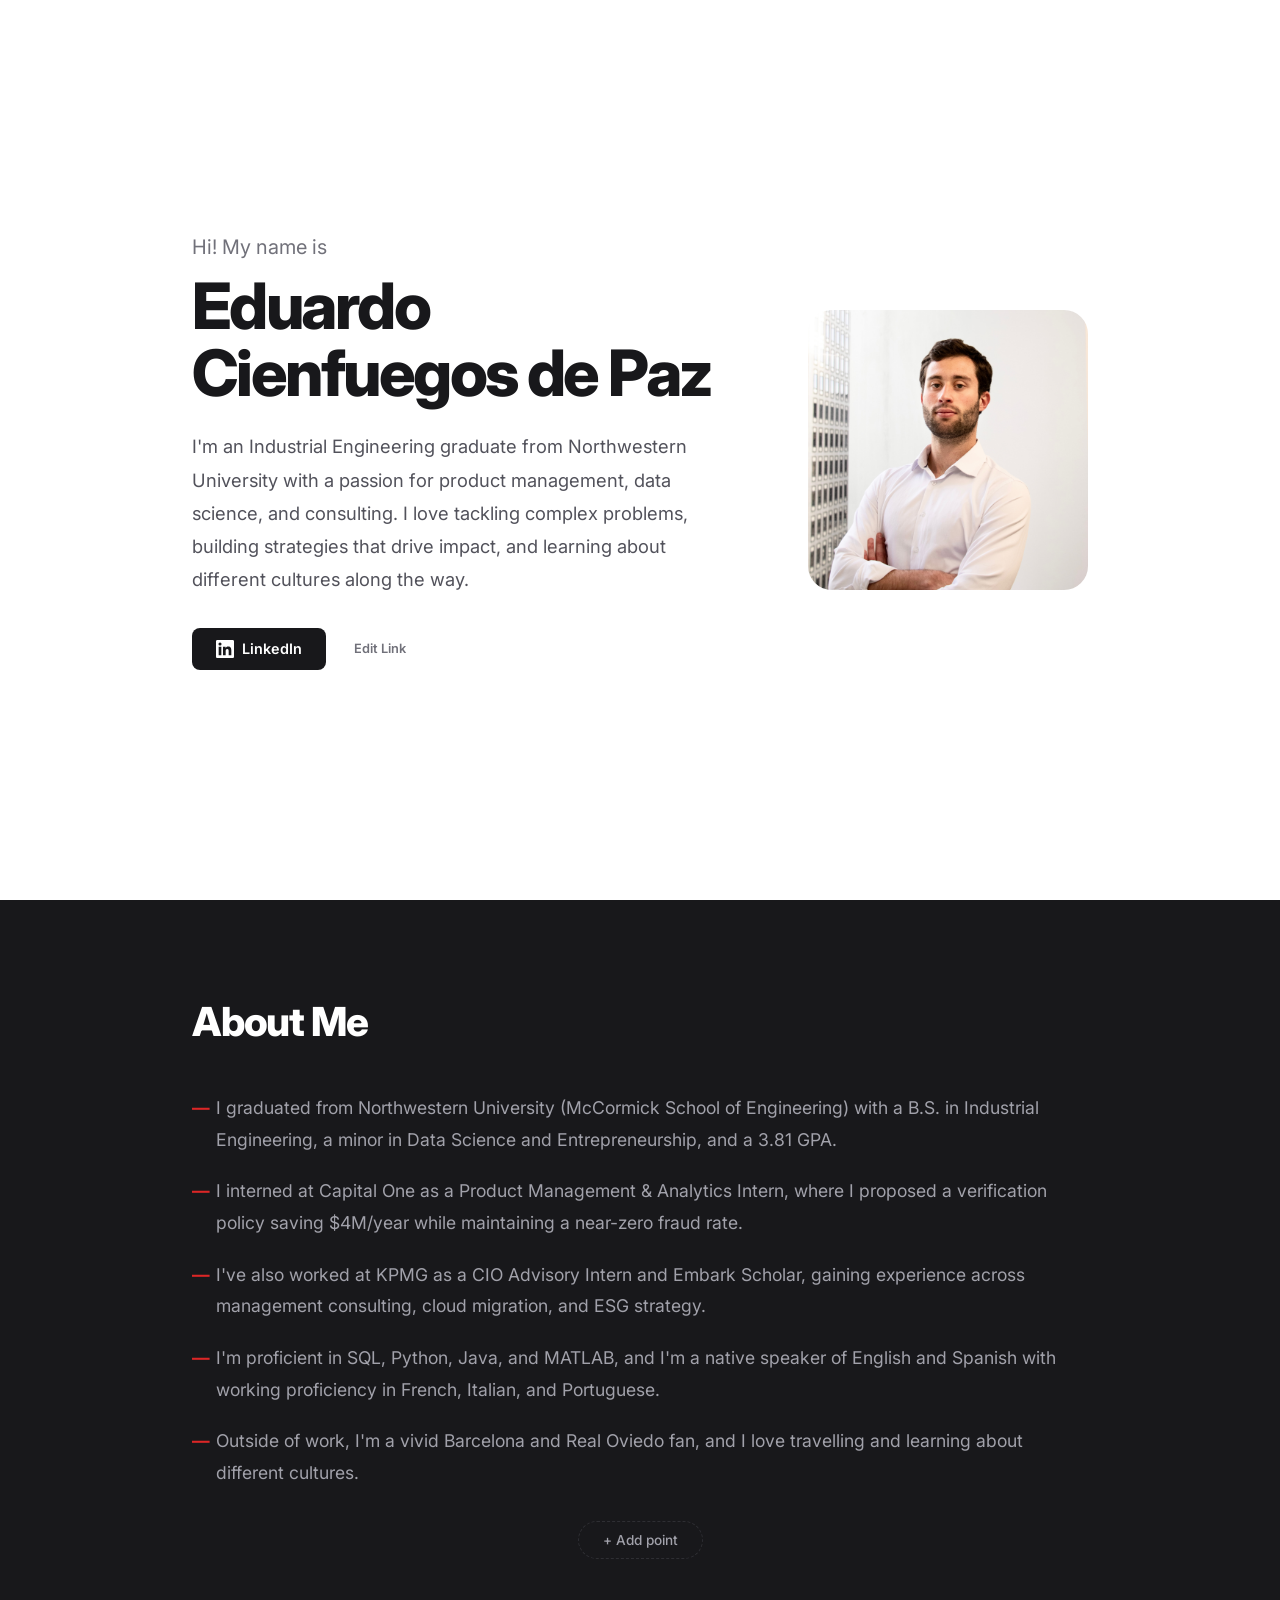
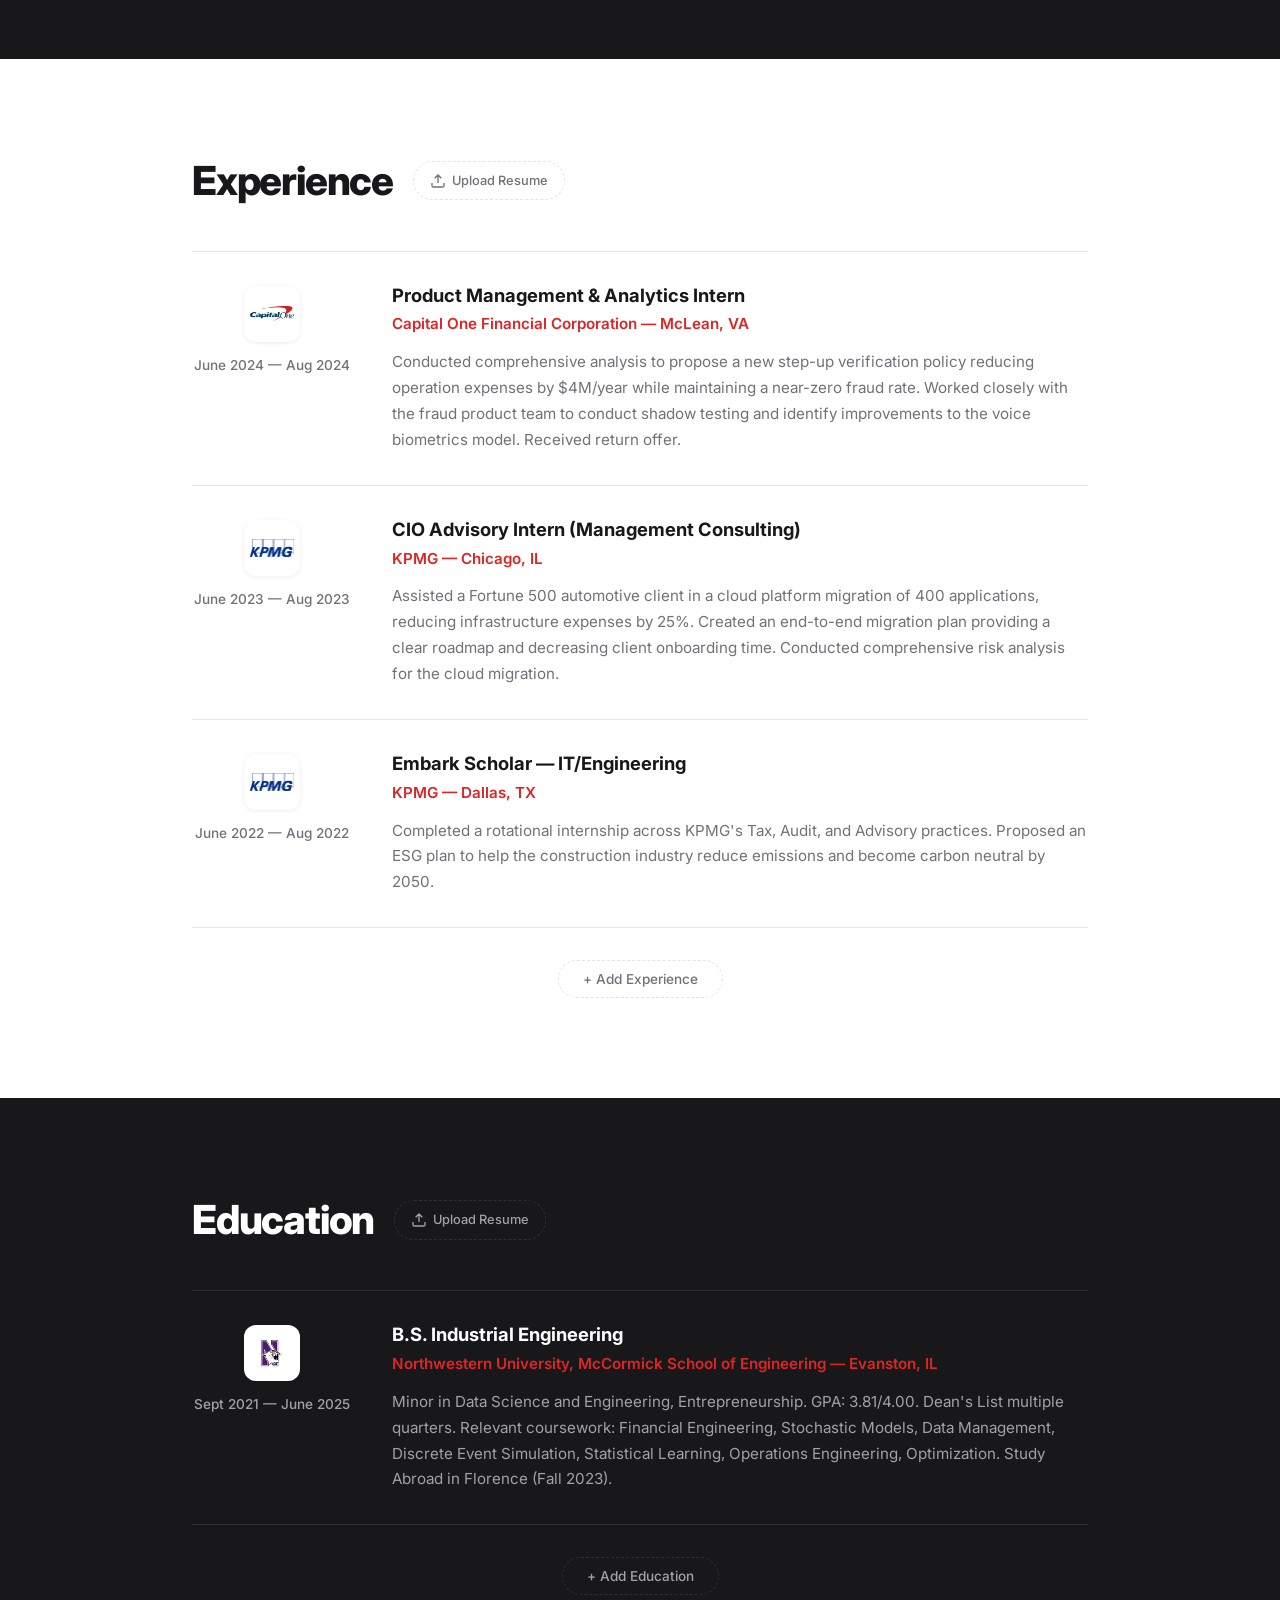
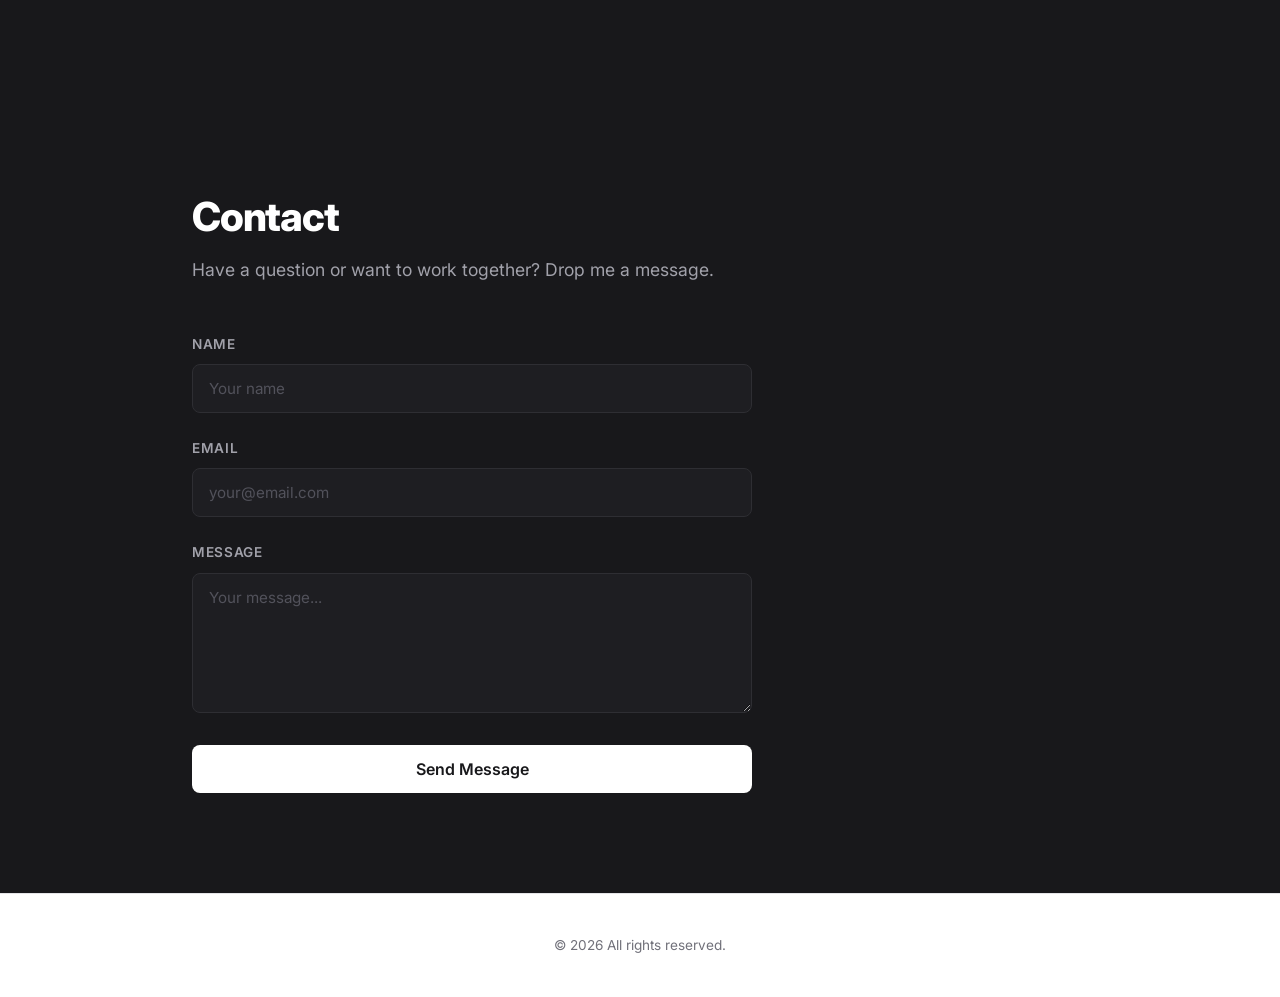
<file: index.html>
<!DOCTYPE html>
<html lang="en">
<head>
  <meta charset="UTF-8">
  <meta name="viewport" content="width=device-width, initial-scale=1.0">
  <title>Eduardo Cienfuegos de Paz</title>
  <link rel="stylesheet" href="styles.css">
  <link rel="preconnect" href="https://fonts.googleapis.com">
  <link rel="preconnect" href="https://fonts.gstatic.com" crossorigin>
  <link href="https://fonts.googleapis.com/css2?family=Inter:wght@300;400;500;600;700;800&display=swap" rel="stylesheet">
</head>
<body>

  <!-- Hero Section -->
  <section class="hero" id="hero">
    <div class="hero-inner">
      <div class="hero-text">
        <p class="hero-greeting">Hi! My name is</p>
        <h1 class="hero-name" id="heroName" contenteditable="true">Eduardo Cienfuegos de Paz</h1>
        <p class="hero-bio" id="heroBio" contenteditable="true">I'm an Industrial Engineering graduate from Northwestern University with a passion for product management, data science, and consulting. I love tackling complex problems, building strategies that drive impact, and learning about different cultures along the way.</p>
        <div class="hero-actions">
          <a href="https://www.linkedin.com/in/eduardo-cienfuegos/" class="btn btn-primary" id="linkedinBtn" target="_blank" rel="noopener noreferrer">
            <svg viewBox="0 0 24 24" fill="currentColor" width="18" height="18">
              <path d="M20.447 20.452h-3.554v-5.569c0-1.328-.027-3.037-1.852-3.037-1.853 0-2.136 1.445-2.136 2.939v5.667H9.351V9h3.414v1.561h.046c.477-.9 1.637-1.85 3.37-1.85 3.601 0 4.267 2.37 4.267 5.455v6.286zM5.337 7.433a2.062 2.062 0 01-2.063-2.065 2.064 2.064 0 112.063 2.065zm1.782 13.019H3.555V9h3.564v11.452zM22.225 0H1.771C.792 0 0 .774 0 1.729v20.542C0 23.227.792 24 1.771 24h20.451C23.2 24 24 23.227 24 22.271V1.729C24 .774 23.2 0 22.222 0h.003z"/>
            </svg>
            LinkedIn
          </a>
          <button class="btn btn-ghost" id="editLinkedinBtn">Edit Link</button>
          <a href="#" class="btn btn-accent" id="resumeLink" style="display:none;" target="_blank">View Resume</a>
        </div>
      </div>
      <div class="hero-avatar">
        <div class="avatar">
          <img src="Headshot.jpeg" alt="Eduardo Cienfuegos de Paz">
        </div>
      </div>
    </div>
  </section>

  <!-- About Section (Dark) -->
  <section class="section section-dark" id="about">
    <div class="container">
      <h2 class="section-title">About Me</h2>
      <div class="about-content">
        <ul class="about-list" id="aboutList">
          <li contenteditable="true">I graduated from Northwestern University (McCormick School of Engineering) with a B.S. in Industrial Engineering, a minor in Data Science and Entrepreneurship, and a 3.81 GPA.</li>
          <li contenteditable="true">I interned at Capital One as a Product Management & Analytics Intern, where I proposed a verification policy saving $4M/year while maintaining a near-zero fraud rate.</li>
          <li contenteditable="true">I've also worked at KPMG as a CIO Advisory Intern and Embark Scholar, gaining experience across management consulting, cloud migration, and ESG strategy.</li>
          <li contenteditable="true">I'm proficient in SQL, Python, Java, and MATLAB, and I'm a native speaker of English and Spanish with working proficiency in French, Italian, and Portuguese.</li>
          <li contenteditable="true">Outside of work, I'm a vivid Barcelona and Real Oviedo fan, and I love travelling and learning about different cultures.</li>
        </ul>
        <button class="add-item-btn add-item-btn-dark" id="addAboutItem">+ Add point</button>
      </div>
    </div>
  </section>

  <!-- Experience Section -->
  <section class="section" id="experience">
    <div class="container">
      <div class="section-header-row">
        <h2 class="section-title">Experience</h2>
        <label class="upload-pill" for="resumeUploadExp">
          <svg viewBox="0 0 24 24" fill="none" stroke="currentColor" stroke-width="2" width="16" height="16">
            <path d="M21 15v4a2 2 0 01-2 2H5a2 2 0 01-2-2v-4M17 8l-5-5-5 5M12 3v12"/>
          </svg>
          Upload Resume
        </label>
        <input type="file" id="resumeUploadExp" accept=".pdf,.doc,.docx,.txt" hidden>
      </div>
      <div class="entries" id="experienceList">
        <div class="entry">
          <div class="entry-left">
            <img class="entry-logo" src="logos/capitalone.png" alt="Capital One logo">
            <span class="entry-date" contenteditable="true">June 2024 — Aug 2024</span>
          </div>
          <div class="entry-right">
            <h3 class="entry-title" contenteditable="true">Product Management & Analytics Intern</h3>
            <p class="entry-org" contenteditable="true">Capital One Financial Corporation — McLean, VA</p>
            <p class="entry-desc" contenteditable="true">Conducted comprehensive analysis to propose a new step-up verification policy reducing operation expenses by $4M/year while maintaining a near-zero fraud rate. Worked closely with the fraud product team to conduct shadow testing and identify improvements to the voice biometrics model. Received return offer.</p>
          </div>
        </div>
        <div class="entry">
          <div class="entry-left">
            <img class="entry-logo" src="logos/KPMG.png" alt="KPMG logo">
            <span class="entry-date" contenteditable="true">June 2023 — Aug 2023</span>
          </div>
          <div class="entry-right">
            <h3 class="entry-title" contenteditable="true">CIO Advisory Intern (Management Consulting)</h3>
            <p class="entry-org" contenteditable="true">KPMG — Chicago, IL</p>
            <p class="entry-desc" contenteditable="true">Assisted a Fortune 500 automotive client in a cloud platform migration of 400 applications, reducing infrastructure expenses by 25%. Created an end-to-end migration plan providing a clear roadmap and decreasing client onboarding time. Conducted comprehensive risk analysis for the cloud migration.</p>
          </div>
        </div>
        <div class="entry">
          <div class="entry-left">
            <img class="entry-logo" src="logos/KPMG.png" alt="KPMG logo">
            <span class="entry-date" contenteditable="true">June 2022 — Aug 2022</span>
          </div>
          <div class="entry-right">
            <h3 class="entry-title" contenteditable="true">Embark Scholar — IT/Engineering</h3>
            <p class="entry-org" contenteditable="true">KPMG — Dallas, TX</p>
            <p class="entry-desc" contenteditable="true">Completed a rotational internship across KPMG's Tax, Audit, and Advisory practices. Proposed an ESG plan to help the construction industry reduce emissions and become carbon neutral by 2050.</p>
          </div>
        </div>
      </div>
      <button class="add-item-btn" id="addExperience">+ Add Experience</button>
    </div>
  </section>

  <!-- Education Section (Dark) -->
  <section class="section section-dark" id="education">
    <div class="container">
      <div class="section-header-row">
        <h2 class="section-title">Education</h2>
        <label class="upload-pill upload-pill-dark" for="resumeUploadEdu">
          <svg viewBox="0 0 24 24" fill="none" stroke="currentColor" stroke-width="2" width="16" height="16">
            <path d="M21 15v4a2 2 0 01-2 2H5a2 2 0 01-2-2v-4M17 8l-5-5-5 5M12 3v12"/>
          </svg>
          Upload Resume
        </label>
        <input type="file" id="resumeUploadEdu" accept=".pdf,.doc,.docx,.txt" hidden>
      </div>
      <div class="entries" id="educationList">
        <div class="entry">
          <div class="entry-left">
            <img class="entry-logo" src="logos/Northwestern.png" alt="Northwestern University logo">
            <span class="entry-date" contenteditable="true">Sept 2021 — June 2025</span>
          </div>
          <div class="entry-right">
            <h3 class="entry-title" contenteditable="true">B.S. Industrial Engineering</h3>
            <p class="entry-org" contenteditable="true">Northwestern University, McCormick School of Engineering — Evanston, IL</p>
            <p class="entry-desc" contenteditable="true">Minor in Data Science and Engineering, Entrepreneurship. GPA: 3.81/4.00. Dean's List multiple quarters. Relevant coursework: Financial Engineering, Stochastic Models, Data Management, Discrete Event Simulation, Statistical Learning, Operations Engineering, Optimization. Study Abroad in Florence (Fall 2023).</p>
          </div>
        </div>
      </div>
      <button class="add-item-btn add-item-btn-dark" id="addEducation">+ Add Education</button>
    </div>
  </section>

  <!-- Contact Section (Dark) -->
  <section class="section section-dark" id="contact">
    <div class="container">
      <h2 class="section-title">Contact</h2>
      <p class="contact-subtitle">Have a question or want to work together? Drop me a message.</p>
      <div class="contact-form-wrapper">
        <form class="contact-form" id="contactForm">
          <div class="form-group">
            <label for="contactName">Name</label>
            <input type="text" id="contactName" name="name" required placeholder="Your name">
          </div>
          <div class="form-group">
            <label for="contactEmail">Email</label>
            <input type="email" id="contactEmail" name="email" required placeholder="your@email.com">
          </div>
          <div class="form-group">
            <label for="contactMessage">Message</label>
            <textarea id="contactMessage" name="message" rows="5" required placeholder="Your message..."></textarea>
          </div>
          <button type="submit" class="btn btn-submit">Send Message</button>
        </form>
        <div class="form-success" id="formSuccess" style="display:none;">
          <svg viewBox="0 0 24 24" fill="none" stroke="currentColor" stroke-width="2" width="48" height="48">
            <path d="M22 11.08V12a10 10 0 11-5.93-9.14"/><path d="M22 4L12 14.01l-3-3"/>
          </svg>
          <h3>Message Sent!</h3>
          <p>Thank you for reaching out. I'll get back to you soon.</p>
        </div>
      </div>
    </div>
  </section>

  <!-- Footer -->
  <footer class="footer">
    <div class="container">
      <p>&copy; <span id="currentYear"></span> All rights reserved.</p>
    </div>
  </footer>

  <script src="script.js"></script>
</body>
</html>
</file>
<file: styles.css>
/* ===== Reset & Base ===== */
*, *::before, *::after {
  margin: 0;
  padding: 0;
  box-sizing: border-box;
}

:root {
  --white: #ffffff;
  --light: #fafafa;
  --gray-100: #f4f4f5;
  --gray-200: #e4e4e7;
  --gray-400: #a1a1aa;
  --gray-500: #71717a;
  --gray-600: #52525b;
  --dark: #18181b;
  --dark-surface: #1e1e22;
  --dark-border: #2e2e33;
  --accent: #dc2626;
  --accent-hover: #b91c1c;
  --text-on-dark: #e4e4e7;
  --text-muted-dark: #a1a1aa;
  --transition: 0.25s ease;
}

html {
  scroll-behavior: smooth;
}

body {
  font-family: 'Inter', -apple-system, BlinkMacSystemFont, 'Segoe UI', sans-serif;
  color: var(--dark);
  background: var(--white);
  line-height: 1.7;
  -webkit-font-smoothing: antialiased;
  -moz-osx-font-smoothing: grayscale;
}

/* ===== Layout ===== */
.container {
  max-width: 960px;
  margin: 0 auto;
  padding: 0 32px;
}

.section {
  padding: 100px 0;
}

.section-dark {
  background: var(--dark);
  color: var(--text-on-dark);
}

/* ===== Section Titles ===== */
.section-title {
  font-size: 2.5rem;
  font-weight: 800;
  letter-spacing: -0.03em;
  margin-bottom: 48px;
  line-height: 1.1;
}

.section-dark .section-title {
  color: var(--white);
}

.section-header-row {
  display: flex;
  align-items: center;
  gap: 20px;
  flex-wrap: wrap;
  margin-bottom: 48px;
}

.section-header-row .section-title {
  margin-bottom: 0;
}

/* ===== Hero ===== */
.hero {
  min-height: 100vh;
  display: flex;
  align-items: center;
  padding: 80px 0;
}

.hero-inner {
  max-width: 960px;
  margin: 0 auto;
  padding: 0 32px;
  display: flex;
  align-items: center;
  gap: 80px;
  width: 100%;
}

.hero-text {
  flex: 1;
}

.hero-greeting {
  font-size: 1.25rem;
  color: var(--gray-500);
  margin-bottom: 8px;
  font-weight: 400;
}

.hero-name {
  font-size: 4rem;
  font-weight: 800;
  letter-spacing: -0.04em;
  line-height: 1.05;
  margin-bottom: 24px;
  outline: none;
}

.hero-bio {
  font-size: 1.15rem;
  color: var(--gray-600);
  line-height: 1.8;
  margin-bottom: 32px;
  max-width: 520px;
  outline: none;
}

.hero-actions {
  display: flex;
  align-items: center;
  gap: 12px;
  flex-wrap: wrap;
}

/* ===== Avatar ===== */
.hero-avatar {
  flex-shrink: 0;
}

.avatar {
  width: 280px;
  height: 280px;
  border-radius: 24px;
  overflow: hidden;
  background: var(--gray-100);
  position: relative;
  cursor: pointer;
}

.avatar img {
  width: 100%;
  height: 100%;
  object-fit: cover;
}


/* ===== Buttons ===== */
.btn {
  display: inline-flex;
  align-items: center;
  gap: 8px;
  padding: 12px 24px;
  border-radius: 8px;
  font-size: 0.9rem;
  font-weight: 600;
  text-decoration: none;
  border: none;
  cursor: pointer;
  transition: var(--transition);
  font-family: inherit;
  line-height: 1;
}

.btn-primary {
  background: var(--dark);
  color: var(--white);
}

.btn-primary:hover {
  background: #333;
  transform: translateY(-1px);
}

.btn-ghost {
  background: transparent;
  color: var(--gray-500);
  padding: 12px 16px;
  font-size: 0.8rem;
}

.btn-ghost:hover {
  color: var(--dark);
}

.btn-accent {
  background: var(--accent);
  color: var(--white);
}

.btn-accent:hover {
  background: var(--accent-hover);
  transform: translateY(-1px);
}

.btn-submit {
  background: var(--white);
  color: var(--dark);
  width: 100%;
  justify-content: center;
  padding: 16px 28px;
  font-size: 1rem;
  border-radius: 8px;
}

.btn-submit:hover {
  background: var(--gray-200);
}

/* ===== Upload Pill ===== */
.upload-pill {
  display: inline-flex;
  align-items: center;
  gap: 6px;
  padding: 8px 16px;
  border: 1px dashed var(--gray-200);
  border-radius: 100px;
  font-size: 0.8rem;
  font-weight: 500;
  color: var(--gray-500);
  cursor: pointer;
  transition: var(--transition);
}

.upload-pill:hover {
  border-color: var(--dark);
  color: var(--dark);
}

.upload-pill-dark {
  border-color: var(--dark-border);
  color: var(--text-muted-dark);
}

.upload-pill-dark:hover {
  border-color: var(--text-on-dark);
  color: var(--white);
}

/* ===== Editable ===== */
[contenteditable]:focus {
  outline: 2px solid var(--accent);
  outline-offset: 4px;
  border-radius: 4px;
}

/* ===== About (Dark) ===== */
.about-list {
  list-style: none;
  display: flex;
  flex-direction: column;
  gap: 20px;
}

.about-list li {
  font-size: 1.1rem;
  line-height: 1.8;
  color: var(--text-muted-dark);
  padding-left: 24px;
  position: relative;
  outline: none;
}

.about-list li::before {
  content: '—';
  position: absolute;
  left: 0;
  color: var(--accent);
  font-weight: 700;
}

/* ===== Entries (Experience / Education) ===== */
.entries {
  display: flex;
  flex-direction: column;
  gap: 0;
}

.entry {
  display: flex;
  gap: 40px;
  padding: 32px 0;
  border-top: 1px solid var(--gray-200);
}

.section-dark .entry {
  border-top-color: var(--dark-border);
}

.entry:last-child {
  border-bottom: 1px solid var(--gray-200);
}

.section-dark .entry:last-child {
  border-bottom-color: var(--dark-border);
}

.entry-left {
  flex-shrink: 0;
  width: 160px;
  padding-top: 2px;
  display: flex;
  flex-direction: column;
  align-items: center;
  gap: 12px;
}

.entry-logo {
  width: 56px;
  height: 56px;
  object-fit: contain;
  border-radius: 12px;
  background: var(--white);
  padding: 6px;
  box-shadow: 0 1px 4px rgba(0,0,0,0.08);
}

.section-dark .entry-logo {
  background: var(--white);
}

.entry-date {
  font-size: 0.85rem;
  color: var(--gray-500);
  font-weight: 500;
  outline: none;
}

.section-dark .entry-date {
  color: var(--text-muted-dark);
}

.entry-right {
  flex: 1;
}

.entry-title {
  font-size: 1.15rem;
  font-weight: 700;
  margin-bottom: 4px;
  outline: none;
  line-height: 1.3;
}

.section-dark .entry-title {
  color: var(--white);
}

.entry-org {
  font-size: 0.95rem;
  color: var(--accent);
  font-weight: 600;
  margin-bottom: 12px;
  outline: none;
}

.entry-desc {
  font-size: 0.95rem;
  color: var(--gray-500);
  line-height: 1.7;
  outline: none;
}

.section-dark .entry-desc {
  color: var(--text-muted-dark);
}

/* ===== Accomplishments ===== */
.accomplishments-grid {
  display: grid;
  grid-template-columns: repeat(auto-fill, minmax(280px, 1fr));
  gap: 20px;
}

.accomplishment-card {
  background: var(--gray-100);
  border-radius: 16px;
  padding: 32px;
  transition: var(--transition);
}

.accomplishment-card:hover {
  transform: translateY(-4px);
  box-shadow: 0 12px 32px rgba(0,0,0,0.08);
}

.accomplishment-card h3 {
  font-size: 1.05rem;
  font-weight: 700;
  margin-bottom: 10px;
  outline: none;
}

.accomplishment-card p {
  font-size: 0.9rem;
  color: var(--gray-500);
  line-height: 1.7;
  outline: none;
}

/* ===== Add Item ===== */
.add-item-btn {
  display: block;
  margin: 32px auto 0;
  padding: 10px 24px;
  background: none;
  border: 1px dashed var(--gray-200);
  border-radius: 100px;
  color: var(--gray-500);
  font-size: 0.85rem;
  font-weight: 500;
  cursor: pointer;
  transition: var(--transition);
  font-family: inherit;
}

.add-item-btn:hover {
  border-color: var(--dark);
  color: var(--dark);
}

.add-item-btn-dark {
  border-color: var(--dark-border);
  color: var(--text-muted-dark);
}

.add-item-btn-dark:hover {
  border-color: var(--text-on-dark);
  color: var(--white);
}

/* ===== Contact Form ===== */
.contact-subtitle {
  color: var(--text-muted-dark);
  font-size: 1.1rem;
  margin-top: -32px;
  margin-bottom: 48px;
}

.contact-form-wrapper {
  max-width: 560px;
}

.form-group {
  margin-bottom: 24px;
}

.form-group label {
  display: block;
  font-size: 0.85rem;
  font-weight: 600;
  margin-bottom: 8px;
  color: var(--text-muted-dark);
  text-transform: uppercase;
  letter-spacing: 0.05em;
}

.form-group input,
.form-group textarea {
  width: 100%;
  padding: 14px 16px;
  background: var(--dark-surface);
  border: 1px solid var(--dark-border);
  border-radius: 8px;
  font-size: 0.95rem;
  font-family: inherit;
  color: var(--white);
  transition: var(--transition);
  outline: none;
}

.form-group input::placeholder,
.form-group textarea::placeholder {
  color: var(--gray-600);
}

.form-group input:focus,
.form-group textarea:focus {
  border-color: var(--accent);
}

.form-group textarea {
  resize: vertical;
  min-height: 140px;
}

.form-success {
  text-align: center;
  padding: 48px 20px;
  color: #22c55e;
}

.form-success h3 {
  font-size: 1.5rem;
  margin: 16px 0 8px;
  color: var(--white);
}

.form-success p {
  color: var(--text-muted-dark);
}

/* ===== Footer ===== */
.footer {
  padding: 40px 0;
  border-top: 1px solid var(--gray-200);
  text-align: center;
  color: var(--gray-500);
  font-size: 0.85rem;
}

/* ===== Scroll Animations ===== */
.fade-in {
  opacity: 0;
  transform: translateY(30px);
  transition: opacity 0.6s ease, transform 0.6s ease;
}

.fade-in.visible {
  opacity: 1;
  transform: translateY(0);
}

/* ===== Responsive ===== */
@media (max-width: 768px) {
  .hero-inner {
    flex-direction: column-reverse;
    gap: 40px;
    text-align: center;
  }

  .hero-name {
    font-size: 2.8rem;
  }

  .hero-bio {
    margin-left: auto;
    margin-right: auto;
  }

  .hero-actions {
    justify-content: center;
  }

  .avatar {
    width: 200px;
    height: 200px;
  }

  .section {
    padding: 72px 0;
  }

  .section-title {
    font-size: 2rem;
  }

  .entry {
    flex-direction: column;
    gap: 8px;
  }

  .entry-left {
    width: auto;
  }

  .container {
    padding: 0 24px;
  }

  .hero-inner {
    padding: 0 24px;
  }
}

@media (max-width: 480px) {
  .hero-name {
    font-size: 2.2rem;
  }

  .accomplishments-grid {
    grid-template-columns: 1fr;
  }
}
</file>
